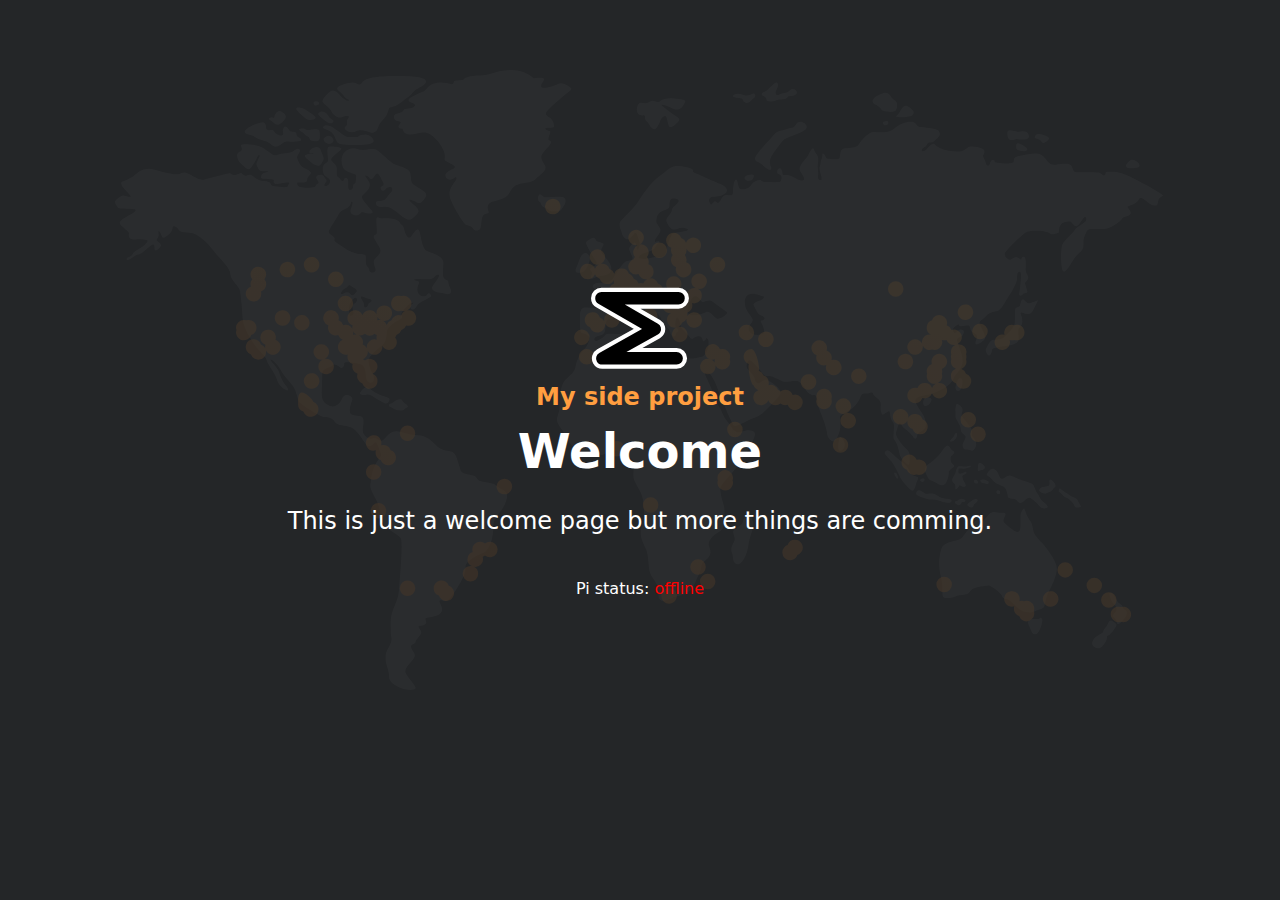
<file: index.html>
<html lang="en">
  <head>
    <meta charset="UTF-8" />
    <meta http-equiv="X-UA-Compatible" content="IE=edge" />
    <meta name="viewport" content="width=device-width, initial-scale=1.0" />
    <title>Maztch</title>
    <link href="style.css" rel="stylesheet" />
    <!-- Google tag (gtag.js) -->
    <script async src="https://www.googletagmanager.com/gtag/js?id=G-GLW48T7CVD"></script>
    <script>
      window.dataLayer = window.dataLayer || [];
      function gtag(){dataLayer.push(arguments);}
      gtag('js', new Date());
    
      gtag('config', 'G-GLW48T7CVD');
    </script>
  </head>

  <body>
    <div class="container">
      <div class="header">
        <img src="assets/maztch.svg" title="maztch" width="100" height="100" />
        <h3>My side project</h3>
        <h1>Welcome</h1>
        <p>
          This is just a welcome page but more things are comming.
        </p>
        <div class="pi">Pi status: <span id="status"></span></div>
      </div>
    </div>

<script>

var url = 'https://pi.maztch.com';
function setStatus(status){
 var statusElement = document.getElementById('status');
  var onClickAction = function(){
    window.location = url;
  }
  statusElement.innerHTML = status;
  if (status == 'online'){
    statusElement.style.color = 'green';
    statusElement.style.cursor = 'pointer';
    statusElement.addEventListener('click', onClickAction);
  }
  else {
    statusElement.style.color = 'red';
    statusElement.style.cursor = 'initial';
    statusElement.removeEventListener('click', onClickAction);
  }
}
function ping(url) {
    const xhr = new XMLHttpRequest();  
    xhr.open("GET", url);  
    xhr.onreadystatechange = () => {
       if (xhr.readyState == 4 && xhr.status == 200){
        setStatus('online');
       }
       else {
        setStatus('offline');
       }
    }
    xhr.send();
  }

function ping2() {
    var url = 'https://pi.maztch.com';
    const xhr = new XMLHttpRequest();
    console.log("UNSENT: ", xhr.status);
  
    xhr.open("GET", url);
    console.log("OPENED: ", xhr.status);
  
    xhr.onprogress = () => {
      console.log("LOADING: ", xhr.status);
    };
  
    xhr.onload = () => {
      console.log("DONE: ", xhr.status);
    };
  
    xhr.onreadystatechange = () => {
       if (xhr.readyState == 4 && xhr.status == 200){
        console.log("DONE: ok");
       }
       else if (xhr.readyState == 4 && xhr.status >= 500){
        console.log("DONE: error ", xhr.status);
       }
       else {
        console.log('CHANGE:', xhr.readyState, xhr.status);
       }
    }
    xhr.send();
  }
  
  ping(url);
  </script>

</body>
</html>
</file>
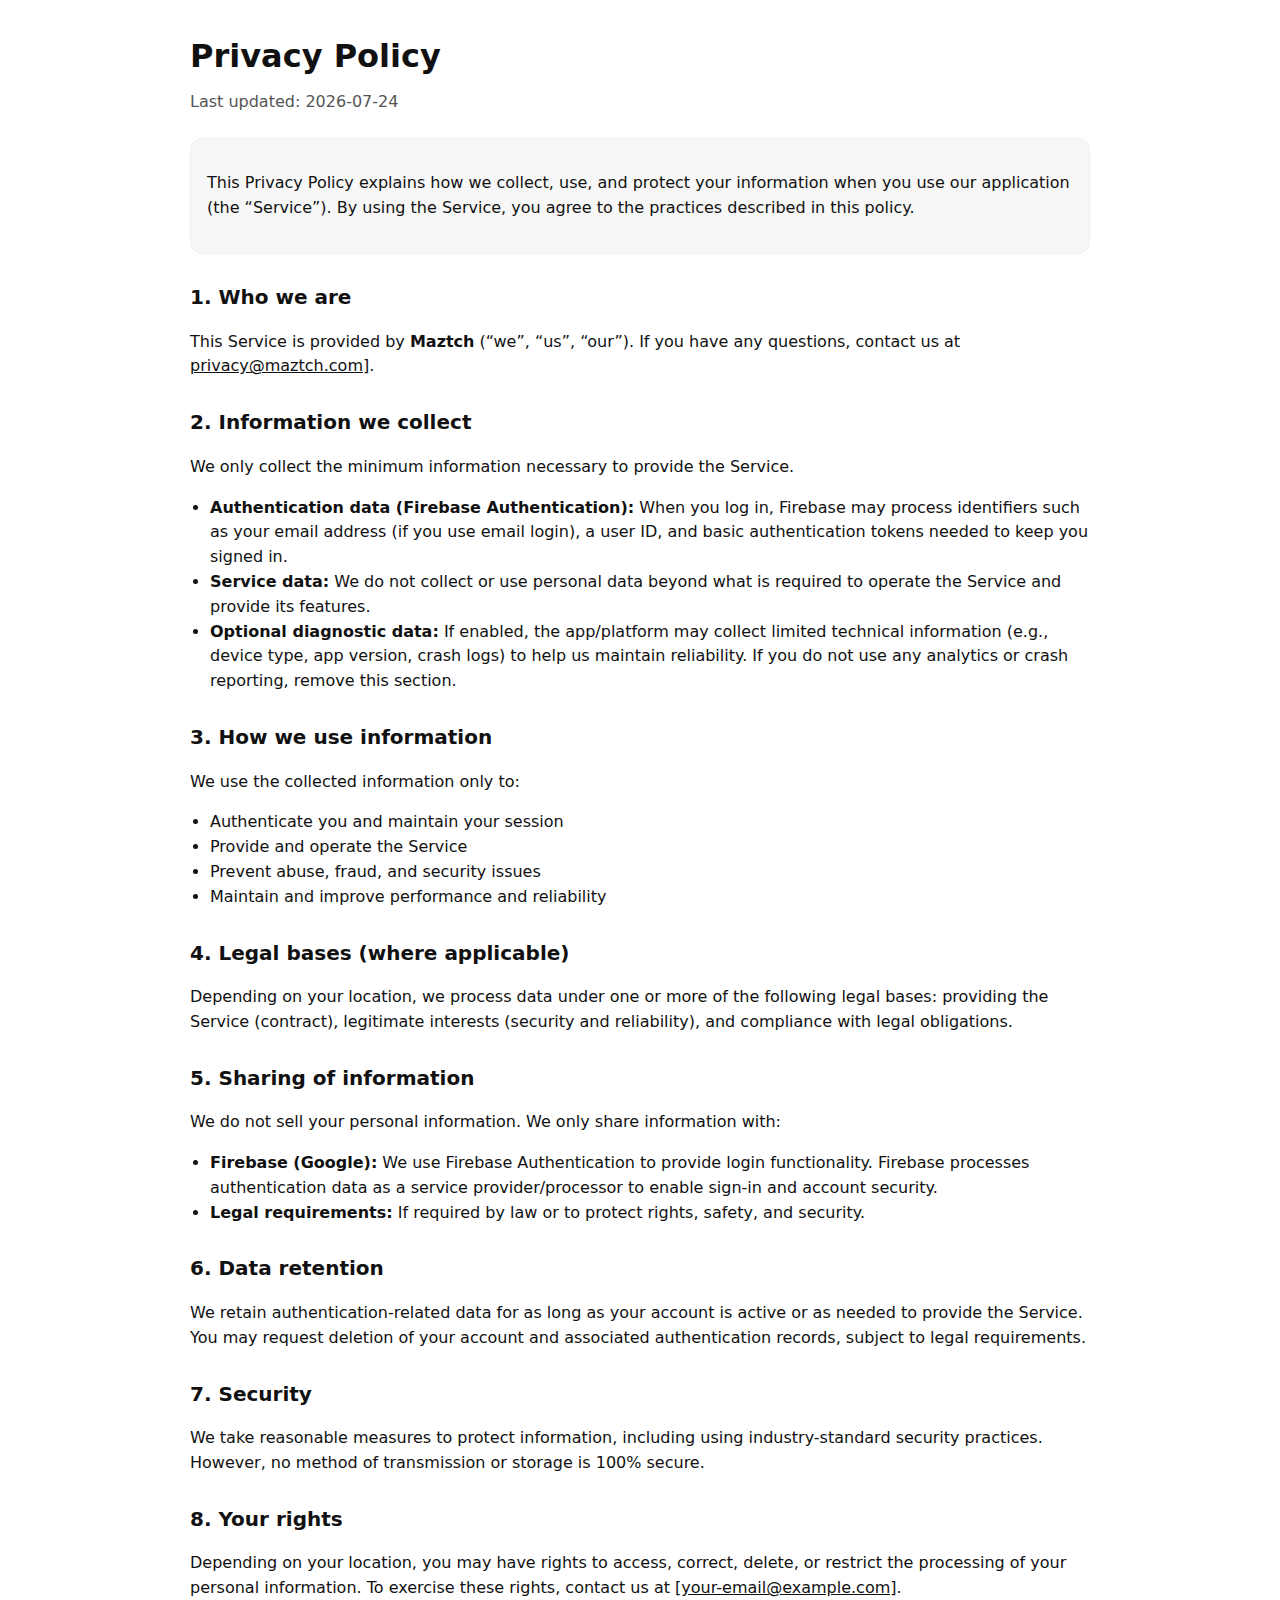
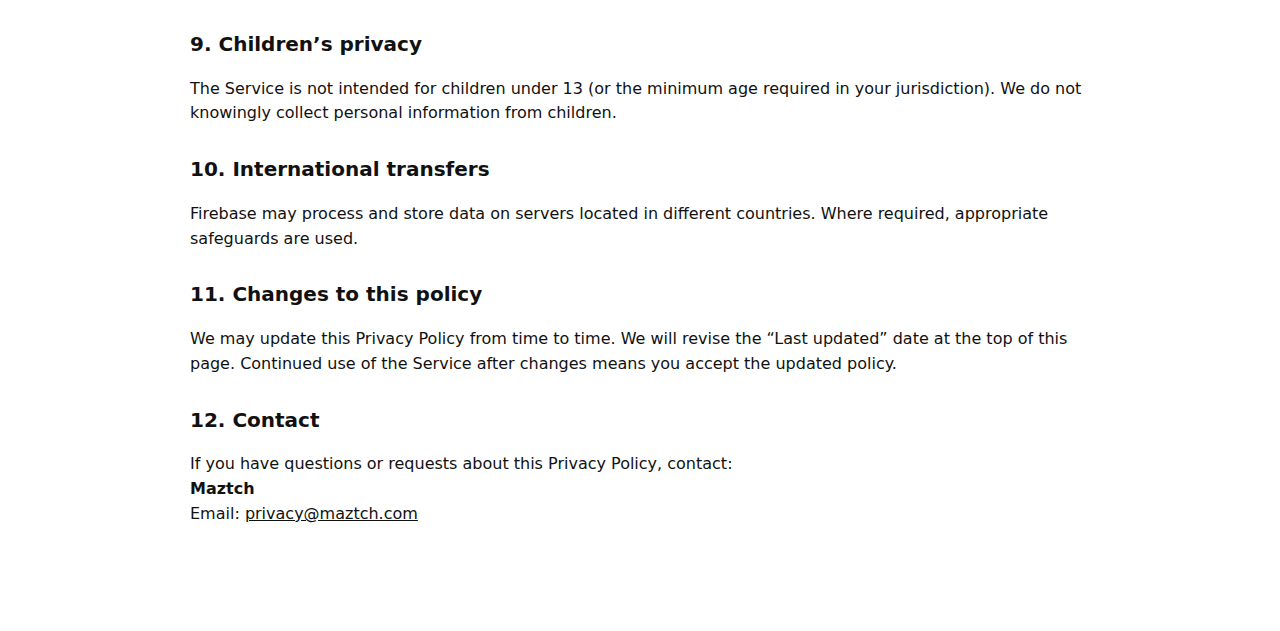
<file: privacy.html>
<!doctype html>
<html lang="en">
<head>
  <meta charset="utf-8" />
  <meta name="viewport" content="width=device-width,initial-scale=1" />
  <title>Privacy Policy</title>
  <meta name="description" content="Privacy Policy" />
  <style>
    body { font-family: system-ui, -apple-system, Segoe UI, Roboto, Arial, sans-serif; line-height: 1.55; margin: 0; background: #fff; color: #111; }
    main { max-width: 900px; margin: 0 auto; padding: 32px 16px 64px; }
    h1 { font-size: 2rem; margin: 0 0 8px; }
    .meta { color: #555; margin: 0 0 24px; }
    h2 { margin-top: 28px; font-size: 1.25rem; }
    ul { padding-left: 20px; }
    a { color: inherit; }
    .card { background: #f7f7f7; border: 1px solid #eee; border-radius: 12px; padding: 16px; }
    footer { margin-top: 40px; color: #666; font-size: 0.95rem; }
    code { background: #f2f2f2; padding: 2px 6px; border-radius: 6px; }
  </style>
</head>
<body>
  <main>
    <h1>Privacy Policy</h1>
    <p class="meta">Last updated: <span id="last-updated">2026-02-19</span></p>

    <div class="card">
      <p>
        This Privacy Policy explains how we collect, use, and protect your information when you use our application
        (the “Service”). By using the Service, you agree to the practices described in this policy.
      </p>
    </div>

    <h2>1. Who we are</h2>
    <p>
      This Service is provided by <strong>Maztch</strong> (“we”, “us”, “our”).
      If you have any questions, contact us at <a href="mailto:privacy@maztch.com">privacy@maztch.com]</a>.
    </p>

    <h2>2. Information we collect</h2>
    <p>
      We only collect the minimum information necessary to provide the Service.
    </p>
    <ul>
      <li>
        <strong>Authentication data (Firebase Authentication):</strong>
        When you log in, Firebase may process identifiers such as your email address (if you use email login),
        a user ID, and basic authentication tokens needed to keep you signed in.
      </li>
      <li>
        <strong>Service data:</strong>
        We do not collect or use personal data beyond what is required to operate the Service and provide its features.
      </li>
      <li>
        <strong>Optional diagnostic data:</strong>
        If enabled, the app/platform may collect limited technical information (e.g., device type, app version, crash logs)
        to help us maintain reliability. If you do not use any analytics or crash reporting, remove this section.
      </li>
    </ul>

    <h2>3. How we use information</h2>
    <p>We use the collected information only to:</p>
    <ul>
      <li>Authenticate you and maintain your session</li>
      <li>Provide and operate the Service</li>
      <li>Prevent abuse, fraud, and security issues</li>
      <li>Maintain and improve performance and reliability</li>
    </ul>

    <h2>4. Legal bases (where applicable)</h2>
    <p>
      Depending on your location, we process data under one or more of the following legal bases:
      providing the Service (contract), legitimate interests (security and reliability), and compliance with legal obligations.
    </p>

    <h2>5. Sharing of information</h2>
    <p>
      We do not sell your personal information.
      We only share information with:
    </p>
    <ul>
      <li>
        <strong>Firebase (Google):</strong> We use Firebase Authentication to provide login functionality.
        Firebase processes authentication data as a service provider/processor to enable sign-in and account security.
      </li>
      <li>
        <strong>Legal requirements:</strong> If required by law or to protect rights, safety, and security.
      </li>
    </ul>

    <h2>6. Data retention</h2>
    <p>
      We retain authentication-related data for as long as your account is active or as needed to provide the Service.
      You may request deletion of your account and associated authentication records, subject to legal requirements.
    </p>

    <h2>7. Security</h2>
    <p>
      We take reasonable measures to protect information, including using industry-standard security practices.
      However, no method of transmission or storage is 100% secure.
    </p>

    <h2>8. Your rights</h2>
    <p>
      Depending on your location, you may have rights to access, correct, delete, or restrict the processing of your personal information.
      To exercise these rights, contact us at <a href="mailto:[your-email@example.com]">[your-email@example.com]</a>.
    </p>

    <h2>9. Children’s privacy</h2>
    <p>
      The Service is not intended for children under 13 (or the minimum age required in your jurisdiction).
      We do not knowingly collect personal information from children.
    </p>

    <h2>10. International transfers</h2>
    <p>
      Firebase may process and store data on servers located in different countries. Where required, appropriate safeguards are used.
    </p>

    <h2>11. Changes to this policy</h2>
    <p>
      We may update this Privacy Policy from time to time. We will revise the “Last updated” date at the top of this page.
      Continued use of the Service after changes means you accept the updated policy.
    </p>

    <h2>12. Contact</h2>
    <p>
      If you have questions or requests about this Privacy Policy, contact:
      <br />
      <strong>Maztch</strong>
      <br />
      Email: <a href="mailto:privacy@maztch.com">privacy@maztch.com</a>
    </p>

    <footer>
      <p>
      </p>
    </footer>
  </main>

  <script>
    // Optional: auto-set "Last updated" to today's date.
    // Comment out if you prefer to set it manually.
    (function () {
      const el = document.getElementById("last-updated");
      if (!el) return;
      const d = new Date();
      const yyyy = d.getFullYear();
      const mm = String(d.getMonth() + 1).padStart(2, "0");
      const dd = String(d.getDate()).padStart(2, "0");
      el.textContent = `${yyyy}-${mm}-${dd}`;
    })();
  </script>
</body>
</html>
</file>
<file: style.css>
* {
  box-sizing: border-box;
  font-family: -apple-system, system-ui, BlinkMacSystemFont, "Segoe UI", Roboto, Oxygen, Ubuntu, "Helvetica Neue",  Arial, sans-serif;
  margin: auto;
}

.bg-image {
  position: absolute;
  bottom: -88%;
}

.container {
  display: flex;
  flex-direction: column;
  align-items: center;
  justify-content: center;
  padding: 124px 0 124px;
  width: 100%;
  margin: auto;
  border: #fbab40;
  height: 100vh;
  background-color: #242628;
  background-image: url(./assets/world.svg);
  background-repeat: no-repeat;
  background-position-x: center;
  background-position-y: 70px;
  background-origin: padding-box;
}

.header h3 {
  text-align: center;
  color: #ff9e40;
  font-size: 24px;
  font-style: normal;
  font-weight: 600;
  margin: 0;
  line-height: 36px;
}

.header {
  display: flex;
  position: relative;
  flex-direction: column;
  justify-content: center;
  align-items: center;
  padding: 0px;
  font-style: normal;
}

.header > h1 {
  font-style: normal;
  font-weight: 600;
  font-size: 48px;
  line-height: 150%;
  display: flex;
  align-items: center;
  text-align: center;
  color: #ffffff;
}

.header > p {
  font-style: normal;
  font-weight: 400;
  font-size: 24px;
  line-height: 150%;
  text-align: center;
  color: #ffffff;
  flex-grow: 0;
  margin: 16px 0px;
}


@media screen and (max-width: 1024px) {
    .container {
        background-size: contain;
        background-position-y: center;
    }
}

@media screen and (max-width: 600px) {

.container{
    background-size: contain;
    background-position-y: center;
    }
  pre {
    font-size: 0.8rem;
    padding: 8px 12px;
    width: 100%;
  }

  body {
    width: 100vw;
  }

  .header img {
    margin-left: 0;
  }

  .installation-steps {
    width: 100%;
    box-sizing: border-box;
  }

  h1 {
    font-size: 1.6rem;
  }

  ol {
    padding-left: 20px;
  }

  li {
    margin-bottom: 5px;
  }
}

.pi{
  margin: 12px; 
  padding: 12px; 
  border:1ps solid white;
  color: white;
}
</file>
